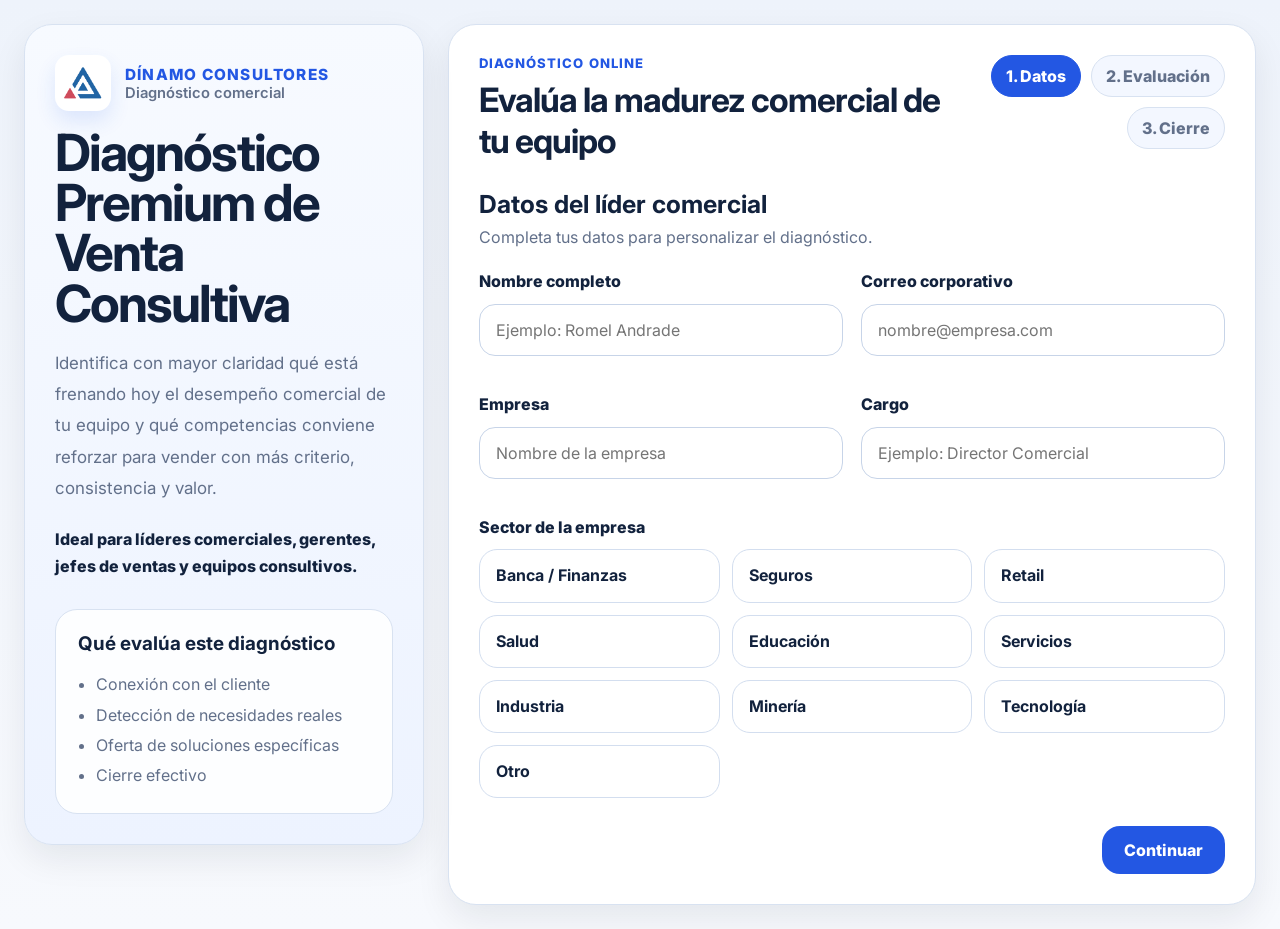
<file: netlify-diagnostico-v2/netlify-diagnostico/index.html>
<!doctype html>
<html lang="es">
<head>
  <meta charset="UTF-8" />
  <meta name="viewport" content="width=device-width, initial-scale=1.0" />
  <title>Diagnóstico Premium de Venta Consultiva</title>
  <link rel="preconnect" href="https://fonts.googleapis.com">
  <link rel="preconnect" href="https://fonts.gstatic.com" crossorigin>
  <link href="https://fonts.googleapis.com/css2?family=Inter:wght@400;500;600;700;800;900&display=swap" rel="stylesheet">
  <link rel="icon" type="image/png" href="logo-dinamo.png" />
  <link rel="stylesheet" href="styles.css" />
</head>
<body>
  <main class="layout">
    <aside class="sidebar">
      <div class="brand-row">
        <img src="logo-dinamo.png" alt="Logo Dínamo" class="brand-logo" />
        <div>
          <div class="brand">Dínamo Consultores</div>
          <div class="brand-sub">Diagnóstico comercial</div>
        </div>
      </div>

      <h1>Diagnóstico Premium de Venta Consultiva</h1>
      <p class="lead">
        Identifica con mayor claridad qué está frenando hoy el desempeño comercial de tu equipo
        y qué competencias conviene reforzar para vender con más criterio, consistencia y valor.
      </p>
      <p class="strong">Ideal para líderes comerciales, gerentes, jefes de ventas y equipos consultivos.</p>

      <div class="phase-card">
        <h2>Qué evalúa este diagnóstico</h2>
        <ul>
          <li>Conexión con el cliente</li>
          <li>Detección de necesidades reales</li>
          <li>Oferta de soluciones específicas</li>
          <li>Cierre efectivo</li>
        </ul>
      </div>
    </aside>

    <section class="content">
      <div class="card" id="form-card">
        <div class="top-strip">
          <div>
            <p class="eyebrow">Diagnóstico online</p>
            <h2 class="form-title">Evalúa la madurez comercial de tu equipo</h2>
          </div>
          <div class="stepbar">
            <div class="step active">1. Datos</div>
            <div class="step">2. Evaluación</div>
            <div class="step">3. Cierre</div>
          </div>
        </div>

        <form id="diagnosis-form">
          <section class="form-step active" data-step="1">
            <div class="section-head">
              <h3>Datos del líder comercial</h3>
              <p>Completa tus datos para personalizar el diagnóstico.</p>
            </div>
            <div class="grid">
              <label>
                <span>Nombre completo</span>
                <input name="nombreCompleto" required placeholder="Ejemplo: Romel Andrade" />
              </label>
              <label>
                <span>Correo corporativo</span>
                <input type="email" name="correoCorporativo" required placeholder="nombre@empresa.com" />
              </label>
              <label>
                <span>Empresa</span>
                <input name="empresa" required placeholder="Nombre de la empresa" />
              </label>
              <label>
                <span>Cargo</span>
                <input name="cargo" required placeholder="Ejemplo: Director Comercial" />
              </label>
              <label class="full">
                <span>Sector de la empresa</span>
                <div class="choice-grid compact" data-name="sectorEmpresa" data-required="true">
                  <button type="button" class="choice-card" data-value="Banca / Finanzas">Banca / Finanzas</button>
                  <button type="button" class="choice-card" data-value="Seguros">Seguros</button>
                  <button type="button" class="choice-card" data-value="Retail">Retail</button>
                  <button type="button" class="choice-card" data-value="Salud">Salud</button>
                  <button type="button" class="choice-card" data-value="Educación">Educación</button>
                  <button type="button" class="choice-card" data-value="Servicios">Servicios</button>
                  <button type="button" class="choice-card" data-value="Industria">Industria</button>
                  <button type="button" class="choice-card" data-value="Minería">Minería</button>
                  <button type="button" class="choice-card" data-value="Tecnología">Tecnología</button>
                  <button type="button" class="choice-card" data-value="Otro">Otro</button>
                </div>
                <input type="hidden" name="sectorEmpresa" required />
              </label>
            </div>
          </section>

          <section class="form-step" data-step="2">
            <div class="section-head">
              <h3>Evaluación de madurez comercial</h3>
              <p>Marca la opción que mejor refleja la realidad actual de tu equipo.</p>
            </div>

            <div class="question-group">
              <h4>Conexión con el cliente</h4>
              <div class="question-block">
                <p class="question-title">1. ¿Qué tan consistente es tu equipo al generar una primera impresión profesional y de confianza en el primer contacto?</p>
                <div class="choice-grid" data-name="p1" data-required="true">
                  <button type="button" class="choice-card" data-value="Muy consistente">Muy consistente</button>
                  <button type="button" class="choice-card" data-value="Bastante consistente">Bastante consistente</button>
                  <button type="button" class="choice-card" data-value="Poco consistente">Poco consistente</button>
                  <button type="button" class="choice-card" data-value="Muy inconsistente">Muy inconsistente</button>
                </div>
                <input type="hidden" name="p1" required />
              </div>

              <div class="question-block">
                <p class="question-title">2. Cuando un cliente muestra distancia o frialdad al inicio, ¿qué suele hacer tu equipo?</p>
                <div class="choice-grid" data-name="p2" data-required="true">
                  <button type="button" class="choice-card" data-value="Logra romper el hielo con naturalidad y criterio">Logra romper el hielo con naturalidad y criterio</button>
                  <button type="button" class="choice-card" data-value="A veces conecta, pero depende del vendedor">A veces conecta, pero depende del vendedor</button>
                  <button type="button" class="choice-card" data-value="Tiende a ir directo al producto sin generar vínculo">Tiende a ir directo al producto sin generar vínculo</button>
                  <button type="button" class="choice-card" data-value="Pierde conexión desde el inicio">Pierde conexión desde el inicio</button>
                </div>
                <input type="hidden" name="p2" required />
              </div>

              <div class="question-block">
                <p class="question-title">3. ¿Qué tan presente está hoy la escucha activa en las conversaciones comerciales de tu equipo?</p>
                <div class="choice-grid" data-name="p3" data-required="true">
                  <button type="button" class="choice-card" data-value="Muy presente">Muy presente</button>
                  <button type="button" class="choice-card" data-value="Presente de forma irregular">Presente de forma irregular</button>
                  <button type="button" class="choice-card" data-value="Poco presente">Poco presente</button>
                  <button type="button" class="choice-card" data-value="Casi ausente">Casi ausente</button>
                </div>
                <input type="hidden" name="p3" required />
              </div>
            </div>

            <div class="question-group">
              <h4>Detección de necesidades reales</h4>
              <div class="question-block">
                <p class="question-title">4. ¿Qué tan bien formula tu equipo preguntas con propósito para entender la situación real del cliente?</p>
                <div class="choice-grid" data-name="p4" data-required="true">
                  <button type="button" class="choice-card" data-value="Muy bien">Muy bien</button>
                  <button type="button" class="choice-card" data-value="Bien, pero con brechas">Bien, pero con brechas</button>
                  <button type="button" class="choice-card" data-value="Con dificultad">Con dificultad</button>
                  <button type="button" class="choice-card" data-value="Muy débilmente">Muy débilmente</button>
                </div>
                <input type="hidden" name="p4" required />
              </div>

              <div class="question-block">
                <p class="question-title">5. ¿Qué ocurre con más frecuencia en las reuniones o llamadas comerciales?</p>
                <div class="choice-grid" data-name="p5" data-required="true">
                  <button type="button" class="choice-card" data-value="El equipo comprende bien al cliente antes de proponer">El equipo comprende bien al cliente antes de proponer</button>
                  <button type="button" class="choice-card" data-value="Hace preguntas, pero no profundiza lo suficiente">Hace preguntas, pero no profundiza lo suficiente</button>
                  <button type="button" class="choice-card" data-value="Se enfoca muy rápido en explicar el producto">Se enfoca muy rápido en explicar el producto</button>
                  <button type="button" class="choice-card" data-value="La conversación carece de estructura clara">La conversación carece de estructura clara</button>
                </div>
                <input type="hidden" name="p5" required />
              </div>

              <div class="question-block">
                <p class="question-title">6. ¿Qué tan orientado está tu equipo a entender a la persona y su contexto antes que al producto mismo?</p>
                <div class="choice-grid" data-name="p6" data-required="true">
                  <button type="button" class="choice-card" data-value="Muy orientado a la persona">Muy orientado a la persona</button>
                  <button type="button" class="choice-card" data-value="Moderadamente orientado">Moderadamente orientado</button>
                  <button type="button" class="choice-card" data-value="Más orientado al producto">Más orientado al producto</button>
                  <button type="button" class="choice-card" data-value="Casi totalmente orientado al producto">Casi totalmente orientado al producto</button>
                </div>
                <input type="hidden" name="p6" required />
              </div>
            </div>

            <div class="question-group">
              <h4>Oferta de soluciones específicas</h4>
              <div class="question-block">
                <p class="question-title">7. ¿Qué tan bien conecta tu equipo lo que ofrece con la necesidad específica del cliente?</p>
                <div class="choice-grid" data-name="p7" data-required="true">
                  <button type="button" class="choice-card" data-value="Muy bien">Muy bien</button>
                  <button type="button" class="choice-card" data-value="Bien, aunque no siempre con precisión">Bien, aunque no siempre con precisión</button>
                  <button type="button" class="choice-card" data-value="De forma débil">De forma débil</button>
                  <button type="button" class="choice-card" data-value="Muy débilmente">Muy débilmente</button>
                </div>
                <input type="hidden" name="p7" required />
              </div>

              <div class="question-block">
                <p class="question-title">8. Cuando el cliente compara precio, ¿qué hace normalmente tu equipo?</p>
                <div class="choice-grid" data-name="p8" data-required="true">
                  <button type="button" class="choice-card" data-value="Sostiene el valor con argumentos claros">Sostiene el valor con argumentos claros</button>
                  <button type="button" class="choice-card" data-value="A veces defiende valor, pero sin mucha solidez">A veces defiende valor, pero sin mucha solidez</button>
                  <button type="button" class="choice-card" data-value="Se debilita y entra rápido en precio">Se debilita y entra rápido en precio</button>
                  <button type="button" class="choice-card" data-value="Depende casi solo del descuento o la rebaja">Depende casi solo del descuento o la rebaja</button>
                </div>
                <input type="hidden" name="p8" required />
              </div>

              <div class="question-block">
                <p class="question-title">9. ¿Qué tan sólido es el conocimiento que tiene tu equipo sobre sus productos o servicios para argumentar con seguridad?</p>
                <div class="choice-grid" data-name="p9" data-required="true">
                  <button type="button" class="choice-card" data-value="Muy sólido">Muy sólido</button>
                  <button type="button" class="choice-card" data-value="Aceptable">Aceptable</button>
                  <button type="button" class="choice-card" data-value="Limitado">Limitado</button>
                  <button type="button" class="choice-card" data-value="Muy débil">Muy débil</button>
                </div>
                <input type="hidden" name="p9" required />
              </div>
            </div>

            <div class="question-group">
              <h4>Cierre efectivo</h4>
              <div class="question-block">
                <p class="question-title">10. ¿Cómo reacciona normalmente tu equipo frente a las objeciones del cliente?</p>
                <div class="choice-grid" data-name="p10" data-required="true">
                  <button type="button" class="choice-card" data-value="Las acepta, explora y gestiona con criterio">Las acepta, explora y gestiona con criterio</button>
                  <button type="button" class="choice-card" data-value="Las maneja de forma aceptable, pero inconsistente">Las maneja de forma aceptable, pero inconsistente</button>
                  <button type="button" class="choice-card" data-value="Tiende a responder de forma defensiva o apurada">Tiende a responder de forma defensiva o apurada</button>
                  <button type="button" class="choice-card" data-value="Le cuesta mucho gestionarlas">Le cuesta mucho gestionarlas</button>
                </div>
                <input type="hidden" name="p10" required />
              </div>

              <div class="question-block">
                <p class="question-title">11. ¿Qué tan preparado está tu equipo para utilizar técnicas de manejo de objeciones?</p>
                <div class="choice-grid" data-name="p11" data-required="true">
                  <button type="button" class="choice-card" data-value="Muy preparado">Muy preparado</button>
                  <button type="button" class="choice-card" data-value="Medianamente preparado">Medianamente preparado</button>
                  <button type="button" class="choice-card" data-value="Poco preparado">Poco preparado</button>
                  <button type="button" class="choice-card" data-value="Nada preparado">Nada preparado</button>
                </div>
                <input type="hidden" name="p11" required />
              </div>

              <div class="question-block">
                <p class="question-title">12. ¿Qué tan bien detecta tu equipo las señales de cierre y avanza con seguridad hacia el siguiente paso o el cierre final?</p>
                <div class="choice-grid" data-name="p12" data-required="true">
                  <button type="button" class="choice-card" data-value="Muy bien">Muy bien</button>
                  <button type="button" class="choice-card" data-value="Bien, pero con dudas">Bien, pero con dudas</button>
                  <button type="button" class="choice-card" data-value="Con dificultad">Con dificultad</button>
                  <button type="button" class="choice-card" data-value="Muy mal">Muy mal</button>
                </div>
                <input type="hidden" name="p12" required />
              </div>
            </div>
          </section>

          <section class="form-step" data-step="3">
            <div class="section-head">
              <h3>Cierre del diagnóstico</h3>
              <p>Cuéntanos cuál es hoy el principal reto comercial que percibes.</p>
            </div>
            <label>
              <span>13. ¿Cuál consideras que es hoy la principal debilidad comercial de tu equipo y qué impacto está teniendo en los resultados?</span>
              <textarea name="respuestaAbierta" rows="5" required placeholder="Ejemplo: Nos cuesta profundizar el diagnóstico comercial, sostener valor y gestionar objeciones con método."></textarea>
            </label>

            <div class="client-note">
              <h4>¿Qué recibirás al finalizar?</h4>
              <p>Una lectura inicial de la madurez comercial de tu equipo, con brechas prioritarias, focos de entrenamiento y una recomendación consultiva de desarrollo.</p>
            </div>
          </section>

          <div class="actions">
            <button type="button" class="ghost" id="prev-btn">Anterior</button>
            <button type="button" id="next-btn">Continuar</button>
            <button type="submit" id="submit-btn">Generar diagnóstico</button>
          </div>
        </form>
      </div>

      <div class="card hidden" id="loading-card">
        <div class="loader"></div>
        <h3>Estamos generando tu diagnóstico</h3>
        <p>Analizando la madurez comercial del equipo para devolverte una lectura clara, útil y accionable.</p>
      </div>

      <div class="card hidden" id="result-card">
        <div class="result-header">
          <div>
            <p class="eyebrow">Diagnóstico generado</p>
            <h2 id="result-title">Resultado del diagnóstico</h2>
          </div>
          <button type="button" class="ghost" id="restart-btn">Nuevo diagnóstico</button>
        </div>

        <div class="summary-grid">
          <div class="chart-panel">
            <div class="panel-head">
              <h3>Lectura por frente comercial</h3>
              <p>Vista resumida del desempeño actual por fase.</p>
            </div>
            <div id="maturity-chart" class="chart-svg" aria-label="Gráfico de madurez por fase"></div>
          </div>

          <div class="score-panel">
            <div class="score-card">
              <span class="score-label">Nivel de madurez</span>
              <span class="badge" id="maturity-badge">—</span>
            </div>
            <div class="mini-legend">
              <div><span class="dot dot-1"></span> Conexión</div>
              <div><span class="dot dot-2"></span> Detección</div>
              <div><span class="dot dot-3"></span> Solución</div>
              <div><span class="dot dot-4"></span> Cierre</div>
            </div>
          </div>
        </div>

        <div class="result-body" id="result-body"></div>

        <div class="meeting-cta">
          <h3>Conversemos sobre el siguiente paso</h3>
          <p>Puedes agendar una reunión para revisar este diagnóstico y orientarlos en un plan efectivo de talleres o programas, según las brechas y prioridades detectadas.</p>
          <a class="cta-button" href="mailto:info@dinamoperu.com?subject=Reuni%C3%B3n%20-%20Diagn%C3%B3stico%20Venta%20Consultiva">Agendar una reunión</a>
        </div>
      </div>

      <div class="card hidden" id="error-card">
        <h3>No pudimos generar el diagnóstico</h3>
        <p id="error-message"></p>
        <button type="button" class="ghost" id="retry-btn">Volver al formulario</button>
      </div>
    </section>
  </main>

  <script src="app.js"></script>
</body>
</html>
</file>
<file: netlify-diagnostico-v2/netlify-diagnostico/styles.css>
:root {
  --bg: #eef3fb;
  --card: #ffffff;
  --text: #12223d;
  --muted: #62708a;
  --primary: #2357e3;
  --primary-dark: #183fa8;
  --line: #d8e2f1;
  --success: #0f8a5f;
  --success-bg: #e8f7f1;
  --warning: #a86208;
  --warning-bg: #fff4e5;
  --danger: #b42318;
  --danger-bg: #fef3f2;
  --shadow: 0 14px 34px rgba(15, 23, 42, 0.08);
}

* { box-sizing: border-box; }
html, body { margin: 0; padding: 0; font-family: Inter, system-ui, -apple-system, BlinkMacSystemFont, "Segoe UI", sans-serif; color: var(--text); background: linear-gradient(180deg, #eef3fb 0%, #f7f9fd 100%); }
body { min-height: 100vh; }

.layout {
  display: grid;
  grid-template-columns: 400px minmax(0, 1fr);
  gap: 24px;
  max-width: 1480px;
  margin: 0 auto;
  padding: 24px;
}

.sidebar {
  background: linear-gradient(180deg, #f7faff 0%, #edf3ff 100%);
  border: 1px solid var(--line);
  border-radius: 28px;
  padding: 30px;
  position: sticky;
  top: 24px;
  height: fit-content;
  box-shadow: var(--shadow);
}

.brand-row { display: flex; gap: 14px; align-items: center; margin-bottom: 16px; }
.brand-logo { width: 56px; height: 56px; object-fit: contain; border-radius: 14px; background: white; padding: 8px; box-shadow: 0 10px 20px rgba(35,87,227,.12); }
.brand { font-size: .96rem; font-weight: 800; color: var(--primary); text-transform: uppercase; letter-spacing: .08em; }
.brand-sub { color: var(--muted); font-size: .92rem; font-weight: 600; }
.sidebar h1 { font-size: clamp(2.8rem, 4vw, 4.1rem); line-height: .98; margin: 0 0 20px; letter-spacing: -0.04em; }
.lead { font-size: 1.06rem; line-height: 1.85; color: var(--muted); margin: 0; }
.strong { font-size: 1rem; line-height: 1.65; font-weight: 800; margin-top: 22px; }
.phase-card {
  margin-top: 30px;
  padding: 22px;
  border-radius: 22px;
  background: rgba(255,255,255,.9);
  border: 1px solid var(--line);
}
.phase-card h2 { margin: 0 0 14px; font-size: 1.18rem; }
.phase-card ul { padding-left: 18px; margin: 0; color: var(--muted); line-height: 1.9; }

.content { display: flex; flex-direction: column; gap: 20px; }
.card {
  background: var(--card);
  border-radius: 28px;
  padding: 30px;
  border: 1px solid var(--line);
  box-shadow: var(--shadow);
}
.hidden { display: none !important; }

.top-strip { display: flex; align-items: flex-start; justify-content: space-between; gap: 16px; margin-bottom: 28px; }
.eyebrow { margin: 0 0 8px; text-transform: uppercase; color: var(--primary); letter-spacing: .08em; font-size: .82rem; font-weight: 800; }
.form-title { margin: 0; font-size: 2.1rem; letter-spacing: -0.03em; }
.stepbar { display: flex; gap: 10px; flex-wrap: wrap; justify-content: flex-end; }
.step { padding: 10px 14px; border-radius: 999px; background: #f3f7ff; color: var(--muted); font-weight: 800; border: 1px solid var(--line); }
.step.active { background: var(--primary); border-color: var(--primary); color: white; }

.form-step { display: none; }
.form-step.active { display: block; }
.section-head h3 { margin: 0; font-size: 1.55rem; }
.section-head p { margin: 8px 0 22px; color: var(--muted); }
.grid { display: grid; grid-template-columns: repeat(2, minmax(0, 1fr)); gap: 18px; }
.full { grid-column: 1 / -1; }
label { display: flex; flex-direction: column; gap: 10px; margin-bottom: 18px; }
label span { font-weight: 800; line-height: 1.55; }
input, textarea {
  width: 100%; padding: 15px 16px; border: 1px solid #c7d4e8; border-radius: 16px; font: inherit; color: var(--text); background: white;
}
textarea { resize: vertical; min-height: 140px; }
input:focus, textarea:focus { outline: 3px solid rgba(35,87,227,.12); border-color: var(--primary); }

.question-group {
  padding: 24px;
  border: 1px solid var(--line);
  border-radius: 22px;
  margin-bottom: 20px;
  background: linear-gradient(180deg, #fcfdff 0%, #f8fbff 100%);
}
.question-group h4 { margin: 0 0 18px; font-size: 1.18rem; }
.question-block { padding-top: 6px; margin-bottom: 18px; }
.question-title { margin: 0 0 12px; font-weight: 800; line-height: 1.6; }
.choice-grid {
  display: grid;
  grid-template-columns: repeat(2, minmax(0, 1fr));
  gap: 12px;
}
.choice-grid.compact { grid-template-columns: repeat(3, minmax(0, 1fr)); }
.choice-card {
  appearance: none;
  width: 100%;
  text-align: left;
  background: white;
  color: var(--text);
  border: 1px solid #d3deef;
  border-radius: 18px;
  padding: 14px 16px;
  font-weight: 700;
  line-height: 1.45;
  box-shadow: none;
  transition: .18s ease;
}
.choice-card:hover { transform: translateY(-1px); border-color: #a8bce5; background: #f8fbff; }
.choice-card.selected { background: #eff4ff; border-color: var(--primary); color: var(--primary-dark); box-shadow: inset 0 0 0 1px var(--primary); }
.client-note {
  border: 1px dashed #90a7da;
  background: #f7faff;
  border-radius: 22px;
  padding: 20px;
  margin-top: 12px;
}
.client-note h4 { margin: 0 0 10px; font-size: 1.06rem; }
.client-note p { margin: 0; color: var(--muted); line-height: 1.75; }

.actions { display: flex; justify-content: space-between; gap: 12px; margin-top: 10px; }
button {
  border: 0; border-radius: 18px; padding: 14px 22px; font: inherit; font-weight: 800; cursor: pointer; background: var(--primary); color: white;
}
button:hover { background: var(--primary-dark); }
button.ghost { background: #edf2fb; color: var(--text); }
button.ghost:hover { background: #dde7f7; }
#submit-btn { display: none; }

#loading-card { text-align: center; padding: 60px 28px; }
.loader { width: 74px; height: 74px; border: 6px solid #dbe5fa; border-top-color: var(--primary); border-radius: 50%; animation: spin .9s linear infinite; margin: 0 auto 24px; }
@keyframes spin { to { transform: rotate(360deg); } }

.result-header { display: flex; justify-content: space-between; align-items: flex-start; gap: 14px; margin-bottom: 18px; }
.summary-grid { display: grid; grid-template-columns: minmax(0, 1.3fr) 280px; gap: 18px; margin-bottom: 22px; }
.chart-panel, .score-panel { border: 1px solid var(--line); border-radius: 22px; background: #fbfcff; }
.chart-panel { padding: 22px; }
.score-panel { padding: 18px; display: flex; flex-direction: column; gap: 18px; justify-content: space-between; }
.panel-head h3 { margin: 0 0 6px; font-size: 1.18rem; }
.panel-head p { margin: 0; color: var(--muted); }
.score-card { background: white; border: 1px solid var(--line); border-radius: 18px; padding: 18px; }
.score-label { display: block; font-size: .92rem; color: var(--muted); margin-bottom: 8px; font-weight: 700; }
.badge { display: inline-flex; align-items: center; padding: 10px 14px; border-radius: 999px; background: #ecf2ff; color: var(--primary-dark); font-weight: 800; }
.badge.alta { background: var(--success-bg); color: var(--success); }
.badge.media { background: var(--warning-bg); color: var(--warning); }
.badge.baja { background: var(--danger-bg); color: var(--danger); }
.mini-legend { display: grid; gap: 10px; font-weight: 700; color: var(--muted); }
.dot { display: inline-block; width: 10px; height: 10px; border-radius: 50%; margin-right: 8px; }
.dot-1 { background: #2563eb; } .dot-2 { background: #7c3aed; } .dot-3 { background: #0f766e; } .dot-4 { background: #ea580c; }
.chart-svg { display: grid; gap: 18px; margin-top: 20px; }
.bar-row { display: grid; gap: 8px; }
.bar-head { display: flex; justify-content: space-between; align-items: center; font-weight: 800; }
.bar-track { height: 16px; background: #edf2fb; border-radius: 999px; overflow: hidden; }
.bar-fill { height: 100%; border-radius: 999px; }

.result-body { display: grid; gap: 16px; }
.result-section { border: 1px solid var(--line); border-radius: 22px; background: white; padding: 22px; }
.result-section h3 { margin: 0 0 14px; font-size: 1.3rem; }
.result-section h4 { margin: 16px 0 8px; font-size: 1.04rem; color: var(--primary-dark); }
.result-section p, .result-section li { color: var(--text); line-height: 1.85; margin: 0 0 8px; }
.result-section ul { margin: 6px 0 0; padding-left: 20px; }
.numbered-item { font-weight: 800; margin-top: 10px !important; }
.meeting-cta {
  margin-top: 18px;
  border-radius: 24px;
  padding: 24px;
  background: linear-gradient(135deg, #102449 0%, #1c4ac5 100%);
  color: white;
}
.meeting-cta h3 { margin: 0 0 8px; font-size: 1.4rem; }
.meeting-cta p { margin: 0 0 18px; color: rgba(255,255,255,.88); line-height: 1.75; }
.cta-button {
  display: inline-flex; align-items: center; justify-content: center; background: white; color: #102449; font-weight: 800; padding: 13px 18px; border-radius: 16px; text-decoration: none;
}
.cta-button:hover { background: #edf2fb; }

#error-card { border-color: #f0c8c6; background: var(--danger-bg); }
#error-message { color: var(--danger); line-height: 1.7; }

@media (max-width: 1120px) {
  .layout { grid-template-columns: 1fr; }
  .sidebar { position: static; }
  .summary-grid { grid-template-columns: 1fr; }
}

@media (max-width: 760px) {
  .layout { padding: 16px; }
  .card, .sidebar { padding: 22px; border-radius: 22px; }
  .top-strip, .result-header { flex-direction: column; }
  .grid, .choice-grid, .choice-grid.compact { grid-template-columns: 1fr; }
  .actions { flex-direction: column; }
  button { width: 100%; }
  .sidebar h1 { font-size: 2.6rem; }
}
</file>
